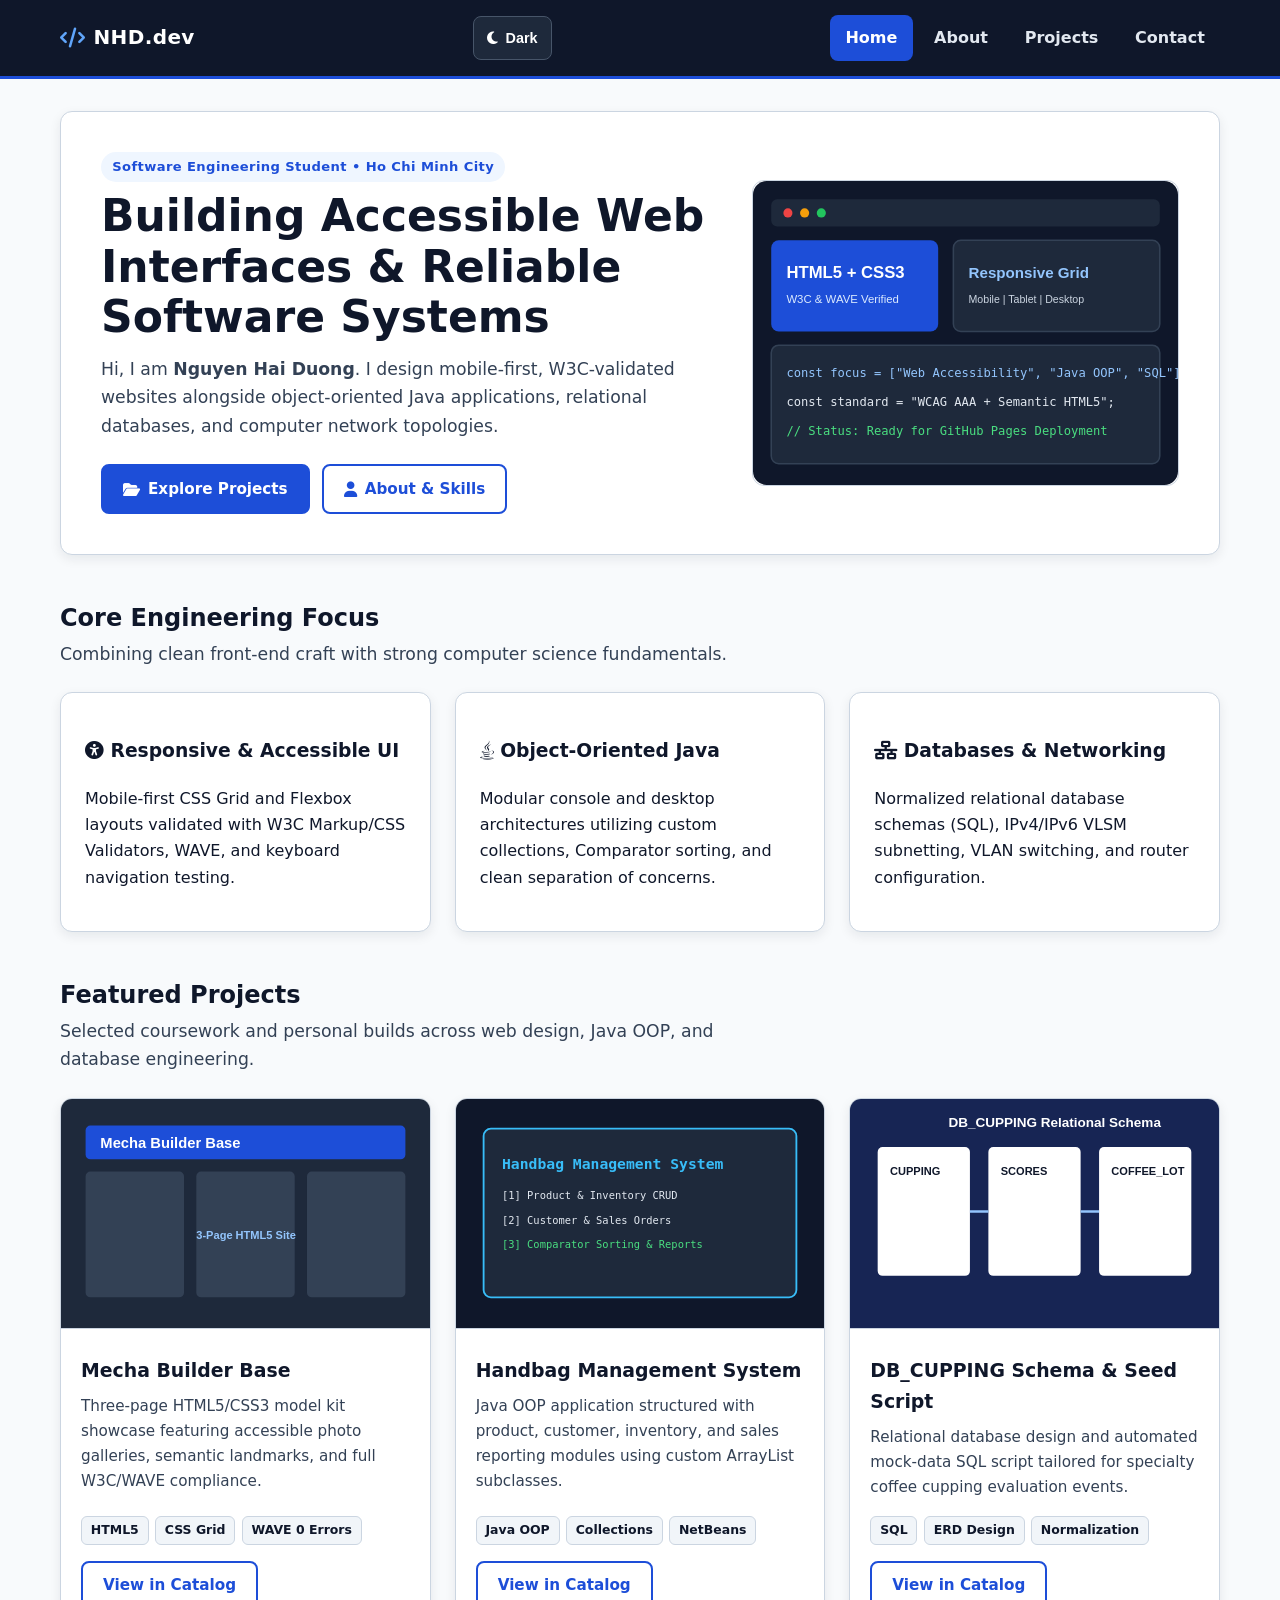
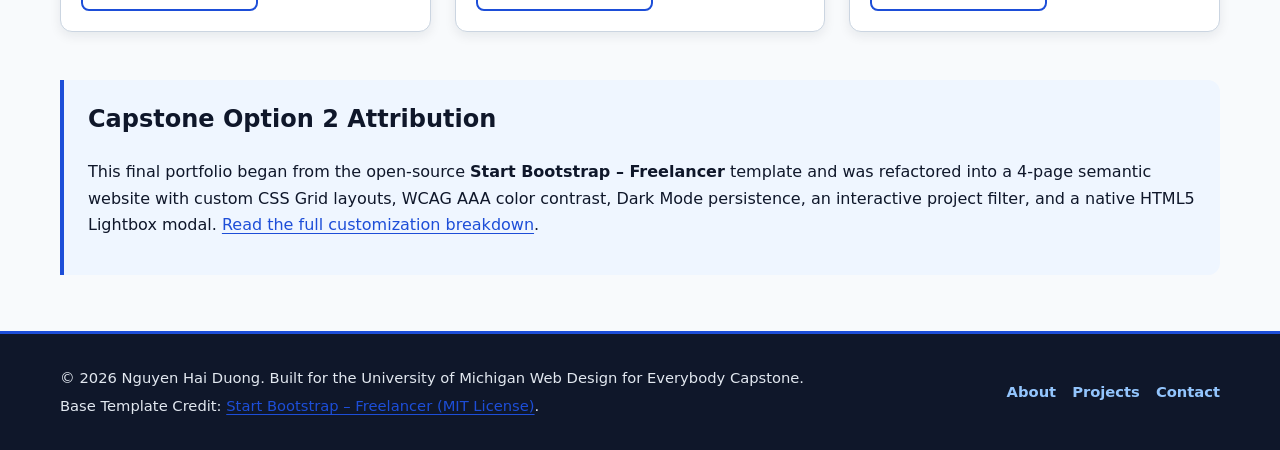
<file: index.html>
<!DOCTYPE html>
<html lang="en">
<head>
  <meta charset="UTF-8">
  <meta name="viewport" content="width=device-width, initial-scale=1.0">
  <meta name="description" content="Personal software engineering and web design portfolio built for the University of Michigan Web Design for Everybody Capstone.">
  <title>Home | Nguyen Hai Duong — Developer Portfolio</title>
  <link rel="stylesheet" href="https://cdnjs.cloudflare.com/ajax/libs/font-awesome/6.5.1/css/all.min.css">
  <link rel="stylesheet" href="css/style.css">
</head>
<body>
  <a class="skip-link" href="#main-content">Skip to Main Content</a>

  <header class="site-header">
    <div class="container header-bar">
      <p class="brand">
        <i class="fa-solid fa-code" aria-hidden="true"></i>
        <span>NHD.dev</span>
      </p>

      <div class="header-controls">
        <button type="button" id="theme-toggle" class="icon-btn" aria-pressed="false" aria-label="Toggle color theme">
          <i class="fa-solid fa-moon" aria-hidden="true"></i>
          <span>Dark</span>
        </button>
        <button type="button" id="menu-toggle" class="icon-btn" aria-expanded="false" aria-controls="primary-nav">
          <i class="fa-solid fa-bars" aria-hidden="true"></i>
          <span>Menu</span>
        </button>
      </div>

      <nav id="primary-nav" class="primary-nav" aria-label="Main navigation">
        <ul class="nav-list">
          <li><a href="index.html" aria-current="page">Home</a></li>
          <li><a href="about.html">About</a></li>
          <li><a href="projects.html">Projects</a></li>
          <li><a href="contact.html">Contact</a></li>
        </ul>
      </nav>
    </div>
  </header>

  <main id="main-content" class="container">
    <section class="section-block hero-grid" aria-labelledby="hero-heading">
      <div class="hero-content">
        <span class="eyebrow">Software Engineering Student • Ho Chi Minh City</span>
        <h1 id="hero-heading">Building Accessible Web Interfaces &amp; Reliable Software Systems</h1>
        <p class="lead">
          Hi, I am <strong>Nguyen Hai Duong</strong>. I design mobile-first, W3C-validated websites alongside object-oriented Java applications, relational databases, and computer network topologies.
        </p>
        <div class="btn-group">
          <a href="projects.html" class="btn btn-primary">
            <i class="fa-solid fa-folder-open" aria-hidden="true"></i>
            Explore Projects
          </a>
          <a href="about.html" class="btn btn-secondary">
            <i class="fa-solid fa-user" aria-hidden="true"></i>
            About &amp; Skills
          </a>
        </div>
      </div>

      <div class="hero-visual">
        <img
          src="data:image/svg+xml,%3Csvg%20xmlns%3D%22http%3A%2F%2Fwww.w3.org%2F2000%2Fsvg%22%20viewBox%3D%220%200%20560%20400%22%3E%3Crect%20width%3D%22560%22%20height%3D%22400%22%20rx%3D%2218%22%20fill%3D%22%230f172a%22%2F%3E%3Crect%20x%3D%2224%22%20y%3D%2224%22%20width%3D%22512%22%20height%3D%2236%22%20rx%3D%228%22%20fill%3D%22%231e293b%22%2F%3E%3Ccircle%20cx%3D%2246%22%20cy%3D%2242%22%20r%3D%226%22%20fill%3D%22%23ef4444%22%2F%3E%3Ccircle%20cx%3D%2268%22%20cy%3D%2242%22%20r%3D%226%22%20fill%3D%22%23f59e0b%22%2F%3E%3Ccircle%20cx%3D%2290%22%20cy%3D%2242%22%20r%3D%226%22%20fill%3D%22%2322c55e%22%2F%3E%3Crect%20x%3D%2224%22%20y%3D%2278%22%20width%3D%22220%22%20height%3D%22120%22%20rx%3D%2210%22%20fill%3D%22%231d4ed8%22%2F%3E%3Ctext%20x%3D%2244%22%20y%3D%22128%22%20fill%3D%22%23ffffff%22%20font-family%3D%22sans-serif%22%20font-size%3D%2222%22%20font-weight%3D%22700%22%3EHTML5%20%2B%20CSS3%3C%2Ftext%3E%3Ctext%20x%3D%2244%22%20y%3D%22160%22%20fill%3D%22%23dbeafe%22%20font-family%3D%22sans-serif%22%20font-size%3D%2215%22%3EW3C%20%26amp%3B%20WAVE%20Verified%3C%2Ftext%3E%3Crect%20x%3D%22264%22%20y%3D%2278%22%20width%3D%22272%22%20height%3D%22120%22%20rx%3D%2210%22%20fill%3D%22%231e293b%22%20stroke%3D%22%23334155%22%20stroke-width%3D%222%22%2F%3E%3Ctext%20x%3D%22284%22%20y%3D%22128%22%20fill%3D%22%2393c5fd%22%20font-family%3D%22sans-serif%22%20font-size%3D%2220%22%20font-weight%3D%22700%22%3EResponsive%20Grid%3C%2Ftext%3E%3Ctext%20x%3D%22284%22%20y%3D%22160%22%20fill%3D%22%23cbd5e1%22%20font-family%3D%22sans-serif%22%20font-size%3D%2214%22%3EMobile%20%7C%20Tablet%20%7C%20Desktop%3C%2Ftext%3E%3Crect%20x%3D%2224%22%20y%3D%22216%22%20width%3D%22512%22%20height%3D%22156%22%20rx%3D%2210%22%20fill%3D%22%231e293b%22%20stroke%3D%22%23334155%22%20stroke-width%3D%222%22%2F%3E%3Ctext%20x%3D%2244%22%20y%3D%22258%22%20fill%3D%22%2393c5fd%22%20font-family%3D%22monospace%22%20font-size%3D%2216%22%3Econst%20focus%20%3D%20%5B%22Web%20Accessibility%22%2C%20%22Java%20OOP%22%2C%20%22SQL%22%5D%3B%3C%2Ftext%3E%3Ctext%20x%3D%2244%22%20y%3D%22296%22%20fill%3D%22%23e2e8f0%22%20font-family%3D%22monospace%22%20font-size%3D%2216%22%3Econst%20standard%20%3D%20%22WCAG%20AAA%20%2B%20Semantic%20HTML5%22%3B%3C%2Ftext%3E%3Ctext%20x%3D%2244%22%20y%3D%22334%22%20fill%3D%22%234ade80%22%20font-family%3D%22monospace%22%20font-size%3D%2216%22%3E%2F%2F%20Status%3A%20Ready%20for%20GitHub%20Pages%20Deployment%3C%2Ftext%3E%3C%2Fsvg%3E"
          alt="Stylized developer dashboard illustration displaying HTML5, CSS3, Responsive Grid, Java OOP, and WCAG AAA accessibility status"
          width="560"
          height="400">
      </div>
    </section>

    <section class="section-block" aria-labelledby="pillars-heading">
      <div class="section-header">
        <h2 id="pillars-heading">Core Engineering Focus</h2>
        <p class="lead">Combining clean front-end craft with strong computer science fundamentals.</p>
      </div>

      <div class="grid-cards">
        <article class="card">
          <h3><i class="fa-solid fa-universal-access" aria-hidden="true"></i> Responsive &amp; Accessible UI</h3>
          <p>Mobile-first CSS Grid and Flexbox layouts validated with W3C Markup/CSS Validators, WAVE, and keyboard navigation testing.</p>
        </article>

        <article class="card">
          <h3><i class="fa-brands fa-java" aria-hidden="true"></i> Object-Oriented Java</h3>
          <p>Modular console and desktop architectures utilizing custom collections, Comparator sorting, and clean separation of concerns.</p>
        </article>

        <article class="card">
          <h3><i class="fa-solid fa-network-wired" aria-hidden="true"></i> Databases &amp; Networking</h3>
          <p>Normalized relational database schemas (SQL), IPv4/IPv6 VLSM subnetting, VLAN switching, and router configuration.</p>
        </article>
      </div>
    </section>

    <section class="section-block" aria-labelledby="featured-heading">
      <div class="section-header">
        <h2 id="featured-heading">Featured Projects</h2>
        <p class="lead">Selected coursework and personal builds across web design, Java OOP, and database engineering.</p>
      </div>

      <div class="grid-cards">
        <article class="project-card">
          <img
            class="project-thumb"
            src="data:image/svg+xml,%3Csvg%20xmlns%3D%22http%3A%2F%2Fwww.w3.org%2F2000%2Fsvg%22%20viewBox%3D%220%200%20600%20375%22%3E%3Crect%20width%3D%22600%22%20height%3D%22375%22%20fill%3D%22%231e293b%22%2F%3E%3Crect%20x%3D%2240%22%20y%3D%2245%22%20width%3D%22520%22%20height%3D%2255%22%20rx%3D%228%22%20fill%3D%22%231d4ed8%22%2F%3E%3Crect%20x%3D%2240%22%20y%3D%22120%22%20width%3D%22160%22%20height%3D%22205%22%20rx%3D%228%22%20fill%3D%22%23334155%22%2F%3E%3Crect%20x%3D%22220%22%20y%3D%22120%22%20width%3D%22160%22%20height%3D%22205%22%20rx%3D%228%22%20fill%3D%22%23334155%22%2F%3E%3Crect%20x%3D%22400%22%20y%3D%22120%22%20width%3D%22160%22%20height%3D%22205%22%20rx%3D%228%22%20fill%3D%22%23334155%22%2F%3E%3Ctext%20x%3D%2264%22%20y%3D%2281%22%20fill%3D%22%23ffffff%22%20font-family%3D%22sans-serif%22%20font-size%3D%2224%22%20font-weight%3D%22700%22%3EMecha%20Builder%20Base%3C%2Ftext%3E%3Ctext%20x%3D%22220%22%20y%3D%22230%22%20fill%3D%22%2393c5fd%22%20font-family%3D%22sans-serif%22%20font-size%3D%2218%22%20font-weight%3D%22700%22%3E3-Page%20HTML5%20Site%3C%2Ftext%3E%3C%2Fsvg%3E"
            alt="Preview diagram of the Mecha Builder Base three-page HTML5 and CSS3 gallery website"
            width="600"
            height="375">
          <div class="project-body">
            <h3>Mecha Builder Base</h3>
            <p>Three-page HTML5/CSS3 model kit showcase featuring accessible photo galleries, semantic landmarks, and full W3C/WAVE compliance.</p>
            <ul class="tag-list">
              <li>HTML5</li>
              <li>CSS Grid</li>
              <li>WAVE 0 Errors</li>
            </ul>
            <div class="project-actions">
              <a href="projects.html" class="btn btn-secondary">View in Catalog</a>
            </div>
          </div>
        </article>

        <article class="project-card">
          <img
            class="project-thumb"
            src="data:image/svg+xml,%3Csvg%20xmlns%3D%22http%3A%2F%2Fwww.w3.org%2F2000%2Fsvg%22%20viewBox%3D%220%200%20600%20375%22%3E%3Crect%20width%3D%22600%22%20height%3D%22375%22%20fill%3D%22%230f172a%22%2F%3E%3Crect%20x%3D%2245%22%20y%3D%2250%22%20width%3D%22510%22%20height%3D%22275%22%20rx%3D%2212%22%20fill%3D%22%231e293b%22%20stroke%3D%22%2338bdf8%22%20stroke-width%3D%223%22%2F%3E%3Ctext%20x%3D%2275%22%20y%3D%22115%22%20fill%3D%22%2338bdf8%22%20font-family%3D%22monospace%22%20font-size%3D%2224%22%20font-weight%3D%22700%22%3EHandbag%20Management%20System%3C%2Ftext%3E%3Ctext%20x%3D%2275%22%20y%3D%22165%22%20fill%3D%22%23e2e8f0%22%20font-family%3D%22monospace%22%20font-size%3D%2217%22%3E%5B1%5D%20Product%20%26amp%3B%20Inventory%20CRUD%3C%2Ftext%3E%3Ctext%20x%3D%2275%22%20y%3D%22205%22%20fill%3D%22%23e2e8f0%22%20font-family%3D%22monospace%22%20font-size%3D%2217%22%3E%5B2%5D%20Customer%20%26amp%3B%20Sales%20Orders%3C%2Ftext%3E%3Ctext%20x%3D%2275%22%20y%3D%22245%22%20fill%3D%22%234ade80%22%20font-family%3D%22monospace%22%20font-size%3D%2217%22%3E%5B3%5D%20Comparator%20Sorting%20%26amp%3B%20Reports%3C%2Ftext%3E%3C%2Fsvg%3E"
            alt="Console interface diagram of the Java OOP Handbag Management System showing inventory and reporting modules"
            width="600"
            height="375">
          <div class="project-body">
            <h3>Handbag Management System</h3>
            <p>Java OOP application structured with product, customer, inventory, and sales reporting modules using custom ArrayList subclasses.</p>
            <ul class="tag-list">
              <li>Java OOP</li>
              <li>Collections</li>
              <li>NetBeans</li>
            </ul>
            <div class="project-actions">
              <a href="projects.html" class="btn btn-secondary">View in Catalog</a>
            </div>
          </div>
        </article>

        <article class="project-card">
          <img
            class="project-thumb"
            src="data:image/svg+xml,%3Csvg%20xmlns%3D%22http%3A%2F%2Fwww.w3.org%2F2000%2Fsvg%22%20viewBox%3D%220%200%20600%20375%22%3E%3Crect%20width%3D%22600%22%20height%3D%22375%22%20fill%3D%22%23172554%22%2F%3E%3Crect%20x%3D%2245%22%20y%3D%2280%22%20width%3D%22150%22%20height%3D%22210%22%20rx%3D%228%22%20fill%3D%22%23ffffff%22%2F%3E%3Crect%20x%3D%22225%22%20y%3D%2280%22%20width%3D%22150%22%20height%3D%22210%22%20rx%3D%228%22%20fill%3D%22%23ffffff%22%2F%3E%3Crect%20x%3D%22405%22%20y%3D%2280%22%20width%3D%22150%22%20height%3D%22210%22%20rx%3D%228%22%20fill%3D%22%23ffffff%22%2F%3E%3Cline%20x1%3D%22195%22%20y1%3D%22185%22%20x2%3D%22225%22%20y2%3D%22185%22%20stroke%3D%22%2393c5fd%22%20stroke-width%3D%224%22%2F%3E%3Cline%20x1%3D%22375%22%20y1%3D%22185%22%20x2%3D%22405%22%20y2%3D%22185%22%20stroke%3D%22%2393c5fd%22%20stroke-width%3D%224%22%2F%3E%3Ctext%20x%3D%2265%22%20y%3D%22125%22%20fill%3D%22%230f172a%22%20font-family%3D%22sans-serif%22%20font-size%3D%2218%22%20font-weight%3D%22700%22%3ECUPPING%3C%2Ftext%3E%3Ctext%20x%3D%22245%22%20y%3D%22125%22%20fill%3D%22%230f172a%22%20font-family%3D%22sans-serif%22%20font-size%3D%2218%22%20font-weight%3D%22700%22%3ESCORES%3C%2Ftext%3E%3Ctext%20x%3D%22425%22%20y%3D%22125%22%20fill%3D%22%230f172a%22%20font-family%3D%22sans-serif%22%20font-size%3D%2218%22%20font-weight%3D%22700%22%3ECOFFEE_LOT%3C%2Ftext%3E%3Ctext%20x%3D%22160%22%20y%3D%2248%22%20fill%3D%22%23ffffff%22%20font-family%3D%22sans-serif%22%20font-size%3D%2222%22%20font-weight%3D%22700%22%3EDB_CUPPING%20Relational%20Schema%3C%2Ftext%3E%3C%2Fsvg%3E"
            alt="Entity-relationship schema illustration of DB_CUPPING connecting Cupping Events, Scores, and Coffee Lots"
            width="600"
            height="375">
          <div class="project-body">
            <h3>DB_CUPPING Schema &amp; Seed Script</h3>
            <p>Relational database design and automated mock-data SQL script tailored for specialty coffee cupping evaluation events.</p>
            <ul class="tag-list">
              <li>SQL</li>
              <li>ERD Design</li>
              <li>Normalization</li>
            </ul>
            <div class="project-actions">
              <a href="projects.html" class="btn btn-secondary">View in Catalog</a>
            </div>
          </div>
        </article>
      </div>
    </section>

    <section class="callout" aria-labelledby="capstone-note-heading">
      <h2 id="capstone-note-heading">Capstone Option 2 Attribution</h2>
      <p>
        This final portfolio began from the open-source <strong>Start Bootstrap – Freelancer</strong> template and was refactored into a 4-page semantic website with custom CSS Grid layouts, WCAG AAA color contrast, Dark Mode persistence, an interactive project filter, and a native HTML5 Lightbox modal.
        <a href="about.html#template-credit">Read the full customization breakdown</a>.
      </p>
    </section>
  </main>

  <footer class="site-footer">
    <div class="container footer-grid">
      <div>
        <p>&copy; 2026 Nguyen Hai Duong. Built for the University of Michigan Web Design for Everybody Capstone.</p>
        <p>Base Template Credit: <a href="https://startbootstrap.com/theme/freelancer" target="_blank" rel="noopener noreferrer">Start Bootstrap – Freelancer (MIT License)</a>.</p>
      </div>
      <ul class="footer-links">
        <li><a href="about.html">About</a></li>
        <li><a href="projects.html">Projects</a></li>
        <li><a href="contact.html">Contact</a></li>
      </ul>
    </div>
  </footer>

  <script src="js/main.js"></script>
</body>
</html>
</file>
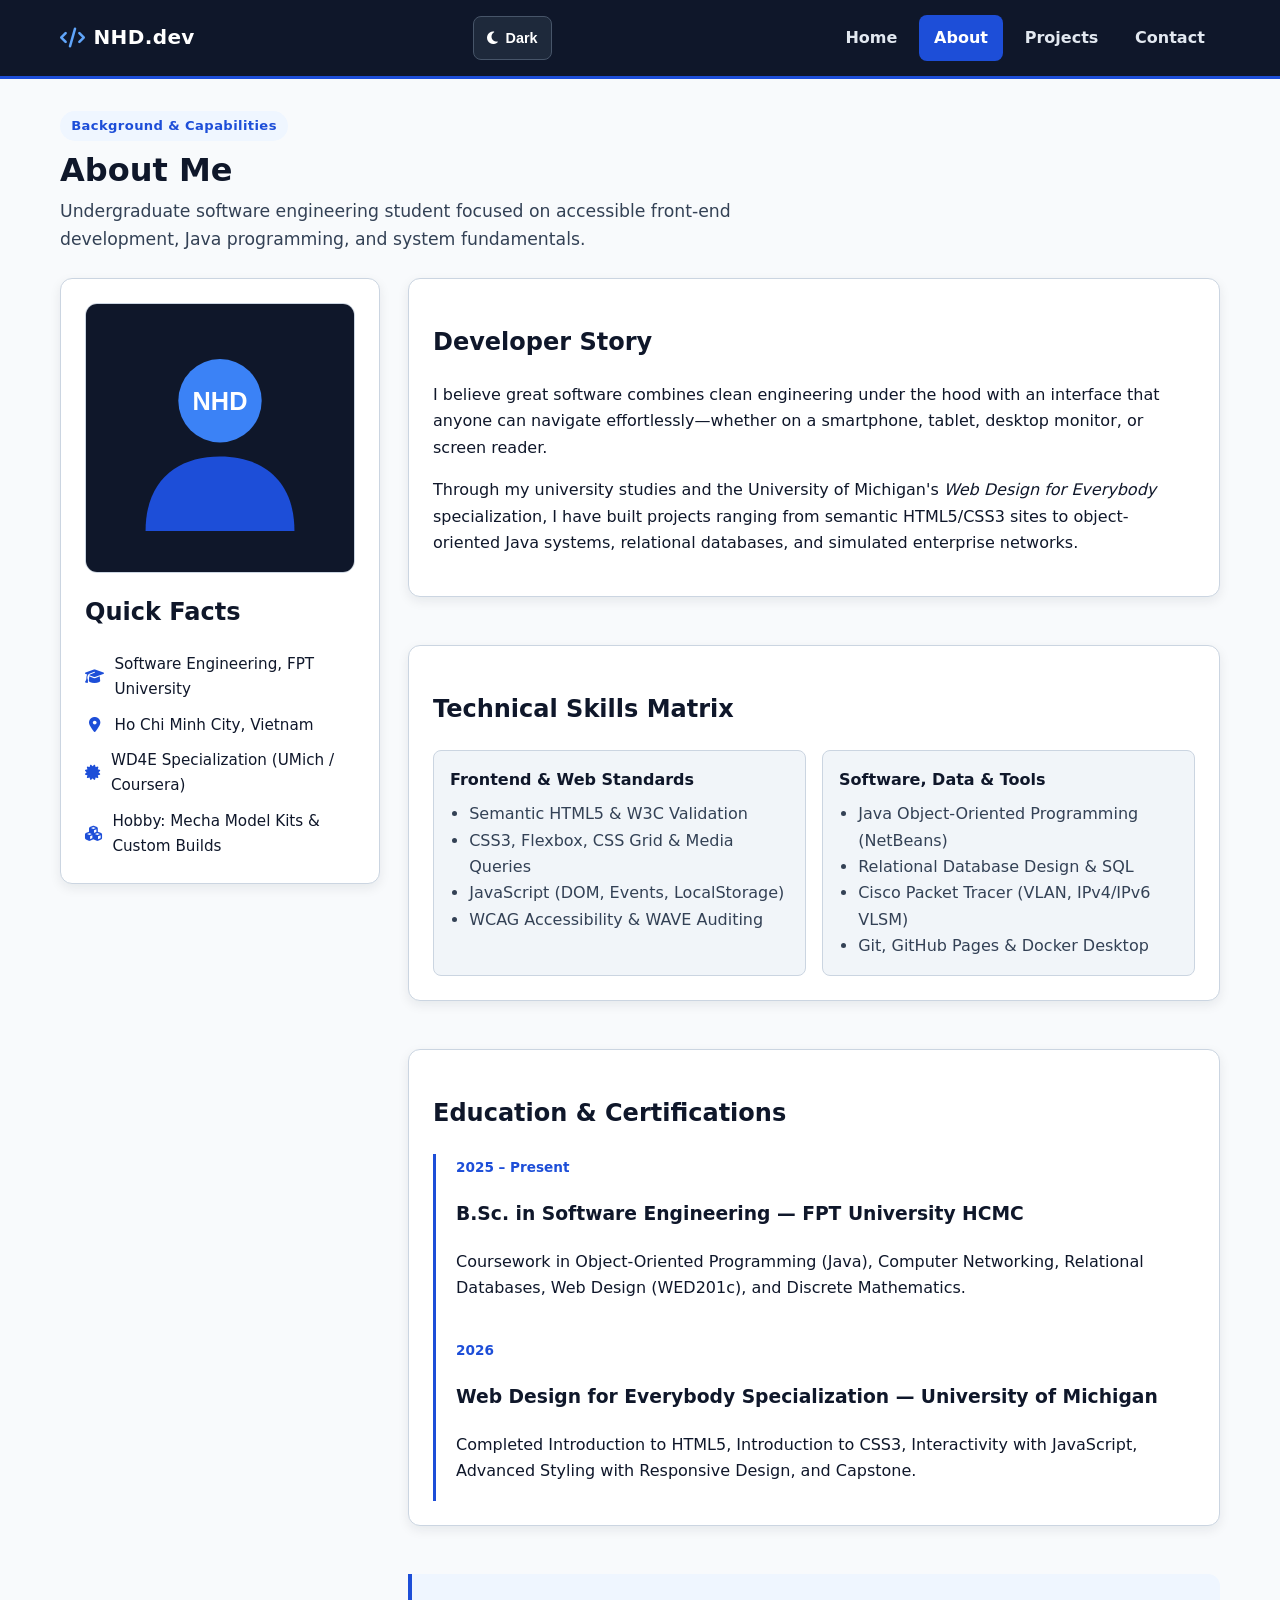
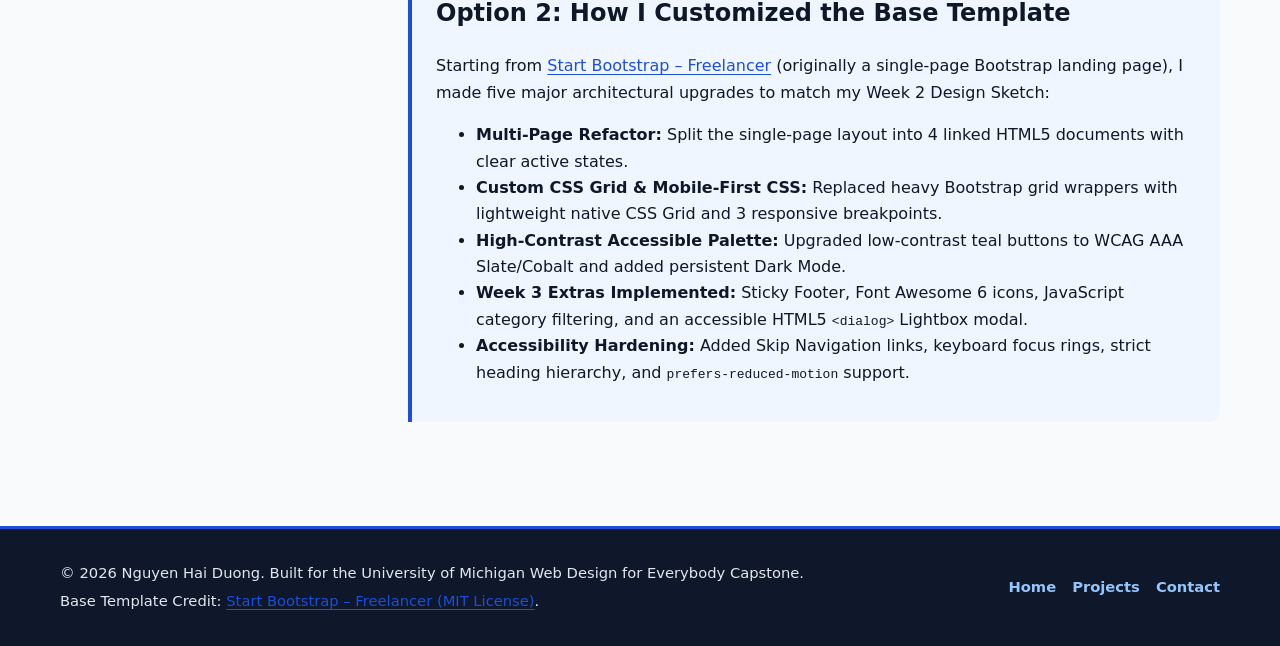
<file: about.html>
<!DOCTYPE html>
<html lang="en">
<head>
  <meta charset="UTF-8">
  <meta name="viewport" content="width=device-width, initial-scale=1.0">
  <meta name="description" content="About Nguyen Hai Duong: Software engineering background, technical skills, education timeline, and Option 2 template customization notes.">
  <title>About | Nguyen Hai Duong — Developer Portfolio</title>
  <link rel="stylesheet" href="https://cdnjs.cloudflare.com/ajax/libs/font-awesome/6.5.1/css/all.min.css">
  <link rel="stylesheet" href="css/style.css">
</head>
<body>
  <a class="skip-link" href="#main-content">Skip to Main Content</a>

  <header class="site-header">
    <div class="container header-bar">
      <p class="brand">
        <i class="fa-solid fa-code" aria-hidden="true"></i>
        <span>NHD.dev</span>
      </p>

      <div class="header-controls">
        <button type="button" id="theme-toggle" class="icon-btn" aria-pressed="false" aria-label="Toggle color theme">
          <i class="fa-solid fa-moon" aria-hidden="true"></i>
          <span>Dark</span>
        </button>
        <button type="button" id="menu-toggle" class="icon-btn" aria-expanded="false" aria-controls="primary-nav">
          <i class="fa-solid fa-bars" aria-hidden="true"></i>
          <span>Menu</span>
        </button>
      </div>

      <nav id="primary-nav" class="primary-nav" aria-label="Main navigation">
        <ul class="nav-list">
          <li><a href="index.html">Home</a></li>
          <li><a href="about.html" aria-current="page">About</a></li>
          <li><a href="projects.html">Projects</a></li>
          <li><a href="contact.html">Contact</a></li>
        </ul>
      </nav>
    </div>
  </header>

  <main id="main-content" class="container">
    <div class="section-header">
      <span class="eyebrow">Background &amp; Capabilities</span>
      <h1>About Me</h1>
      <p class="lead">Undergraduate software engineering student focused on accessible front-end development, Java programming, and system fundamentals.</p>
    </div>

    <div class="about-layout section-block">
      <aside class="card profile-card" aria-label="Quick profile details">
        <img
          src="data:image/svg+xml,%3Csvg%20xmlns%3D%22http%3A%2F%2Fwww.w3.org%2F2000%2Fsvg%22%20viewBox%3D%220%200%20360%20360%22%3E%3Crect%20width%3D%22360%22%20height%3D%22360%22%20fill%3D%22%230f172a%22%2F%3E%3Ccircle%20cx%3D%22180%22%20cy%3D%22130%22%20r%3D%2256%22%20fill%3D%22%233b82f6%22%2F%3E%3Cpath%20d%3D%22M80%20305%20C80%20235%20125%20205%20180%20205%20C235%20205%20280%20235%20280%20305%22%20fill%3D%22%231d4ed8%22%2F%3E%3Ctext%20x%3D%22180%22%20y%3D%22142%22%20text-anchor%3D%22middle%22%20fill%3D%22%23ffffff%22%20font-family%3D%22sans-serif%22%20font-size%3D%2234%22%20font-weight%3D%22700%22%3ENHD%3C%2Ftext%3E%3C%2Fsvg%3E"
          alt="Monogram avatar representing Nguyen Hai Duong"
          width="360"
          height="360">
        <h2>Quick Facts</h2>
        <ul class="info-list">
          <li><i class="fa-solid fa-graduation-cap" aria-hidden="true"></i> <span>Software Engineering, FPT University</span></li>
          <li><i class="fa-solid fa-location-dot" aria-hidden="true"></i> <span>Ho Chi Minh City, Vietnam</span></li>
          <li><i class="fa-solid fa-certificate" aria-hidden="true"></i> <span>WD4E Specialization (UMich / Coursera)</span></li>
          <li><i class="fa-solid fa-cubes" aria-hidden="true"></i> <span>Hobby: Mecha Model Kits &amp; Custom Builds</span></li>
        </ul>
      </aside>

      <div>
        <section class="card section-block" aria-labelledby="bio-heading">
          <h2 id="bio-heading">Developer Story</h2>
          <p>
            I believe great software combines clean engineering under the hood with an interface that anyone can navigate effortlessly—whether on a smartphone, tablet, desktop monitor, or screen reader.
          </p>
          <p>
            Through my university studies and the University of Michigan's <em>Web Design for Everybody</em> specialization, I have built projects ranging from semantic HTML5/CSS3 sites to object-oriented Java systems, relational databases, and simulated enterprise networks.
          </p>
        </section>

        <section class="card section-block" aria-labelledby="skills-heading">
          <h2 id="skills-heading">Technical Skills Matrix</h2>
          <div class="skills-grid">
            <div class="skill-box">
              <h3>Frontend &amp; Web Standards</h3>
              <ul>
                <li>Semantic HTML5 &amp; W3C Validation</li>
                <li>CSS3, Flexbox, CSS Grid &amp; Media Queries</li>
                <li>JavaScript (DOM, Events, LocalStorage)</li>
                <li>WCAG Accessibility &amp; WAVE Auditing</li>
              </ul>
            </div>

            <div class="skill-box">
              <h3>Software, Data &amp; Tools</h3>
              <ul>
                <li>Java Object-Oriented Programming (NetBeans)</li>
                <li>Relational Database Design &amp; SQL</li>
                <li>Cisco Packet Tracer (VLAN, IPv4/IPv6 VLSM)</li>
                <li>Git, GitHub Pages &amp; Docker Desktop</li>
              </ul>
            </div>
          </div>
        </section>

        <section class="card section-block" aria-labelledby="education-heading">
          <h2 id="education-heading">Education &amp; Certifications</h2>
          <ol class="timeline-list">
            <li>
              <span class="timeline-date">2025 – Present</span>
              <h3>B.Sc. in Software Engineering — FPT University HCMC</h3>
              <p>Coursework in Object-Oriented Programming (Java), Computer Networking, Relational Databases, Web Design (WED201c), and Discrete Mathematics.</p>
            </li>
            <li>
              <span class="timeline-date">2026</span>
              <h3>Web Design for Everybody Specialization — University of Michigan</h3>
              <p>Completed Introduction to HTML5, Introduction to CSS3, Interactivity with JavaScript, Advanced Styling with Responsive Design, and Capstone.</p>
            </li>
          </ol>
        </section>

        <section id="template-credit" class="callout" aria-labelledby="template-heading">
          <h2 id="template-heading">Option 2: How I Customized the Base Template</h2>
          <p>
            Starting from <a href="https://startbootstrap.com/theme/freelancer" target="_blank" rel="noopener noreferrer">Start Bootstrap – Freelancer</a> (originally a single-page Bootstrap landing page), I made five major architectural upgrades to match my Week 2 Design Sketch:
          </p>
          <ul>
            <li><strong>Multi-Page Refactor:</strong> Split the single-page layout into 4 linked HTML5 documents with clear active states.</li>
            <li><strong>Custom CSS Grid &amp; Mobile-First CSS:</strong> Replaced heavy Bootstrap grid wrappers with lightweight native CSS Grid and 3 responsive breakpoints.</li>
            <li><strong>High-Contrast Accessible Palette:</strong> Upgraded low-contrast teal buttons to WCAG AAA Slate/Cobalt and added persistent Dark Mode.</li>
            <li><strong>Week 3 Extras Implemented:</strong> Sticky Footer, Font Awesome 6 icons, JavaScript category filtering, and an accessible HTML5 <code>&lt;dialog&gt;</code> Lightbox modal.</li>
            <li><strong>Accessibility Hardening:</strong> Added Skip Navigation links, keyboard focus rings, strict heading hierarchy, and <code>prefers-reduced-motion</code> support.</li>
          </ul>
        </section>
      </div>
    </div>
  </main>

  <footer class="site-footer">
    <div class="container footer-grid">
      <div>
        <p>&copy; 2026 Nguyen Hai Duong. Built for the University of Michigan Web Design for Everybody Capstone.</p>
        <p>Base Template Credit: <a href="https://startbootstrap.com/theme/freelancer" target="_blank" rel="noopener noreferrer">Start Bootstrap – Freelancer (MIT License)</a>.</p>
      </div>
      <ul class="footer-links">
        <li><a href="index.html">Home</a></li>
        <li><a href="projects.html">Projects</a></li>
        <li><a href="contact.html">Contact</a></li>
      </ul>
    </div>
  </footer>

  <script src="js/main.js"></script>
</body>
</html>
</file>
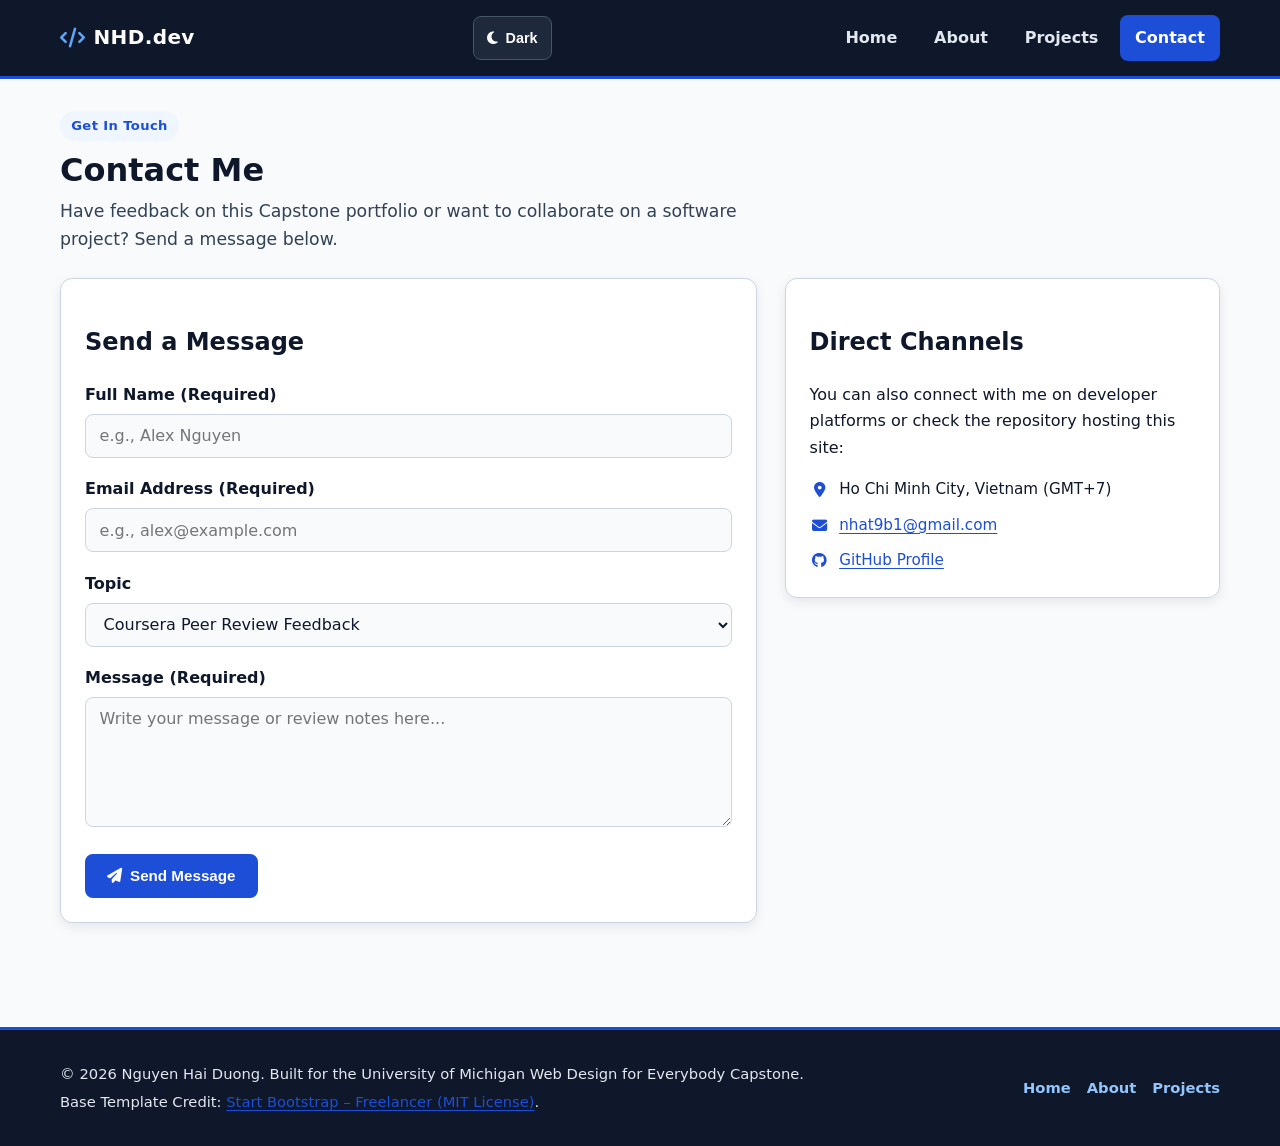
<file: contact.html>
<!DOCTYPE html>
<html lang="en">
<head>
  <meta charset="UTF-8">
  <meta name="viewport" content="width=device-width, initial-scale=1.0">
  <meta name="description" content="Contact Nguyen Hai Duong via an accessible HTML5 form or professional social profiles.">
  <title>Contact | Nguyen Hai Duong — Developer Portfolio</title>
  <link rel="stylesheet" href="https://cdnjs.cloudflare.com/ajax/libs/font-awesome/6.5.1/css/all.min.css">
  <link rel="stylesheet" href="css/style.css">
</head>
<body>
  <a class="skip-link" href="#main-content">Skip to Main Content</a>

  <header class="site-header">
    <div class="container header-bar">
      <p class="brand">
        <i class="fa-solid fa-code" aria-hidden="true"></i>
        <span>NHD.dev</span>
      </p>

      <div class="header-controls">
        <button type="button" id="theme-toggle" class="icon-btn" aria-pressed="false" aria-label="Toggle color theme">
          <i class="fa-solid fa-moon" aria-hidden="true"></i>
          <span>Dark</span>
        </button>
        <button type="button" id="menu-toggle" class="icon-btn" aria-expanded="false" aria-controls="primary-nav">
          <i class="fa-solid fa-bars" aria-hidden="true"></i>
          <span>Menu</span>
        </button>
      </div>

      <nav id="primary-nav" class="primary-nav" aria-label="Main navigation">
        <ul class="nav-list">
          <li><a href="index.html">Home</a></li>
          <li><a href="about.html">About</a></li>
          <li><a href="projects.html">Projects</a></li>
          <li><a href="contact.html" aria-current="page">Contact</a></li>
        </ul>
      </nav>
    </div>
  </header>

  <main id="main-content" class="container">
    <div class="section-header">
      <span class="eyebrow">Get In Touch</span>
      <h1>Contact Me</h1>
      <p class="lead">Have feedback on this Capstone portfolio or want to collaborate on a software project? Send a message below.</p>
    </div>

    <div class="contact-layout section-block">
      <section class="card" aria-labelledby="form-heading">
        <h2 id="form-heading">Send a Message</h2>
        <form id="contact-form" novalidate>
          <div class="form-group">
            <label for="full-name">Full Name (Required)</label>
            <input type="text" id="full-name" name="fullName" autocomplete="name" required placeholder="e.g., Alex Nguyen">
          </div>

          <div class="form-group">
            <label for="email-address">Email Address (Required)</label>
            <input type="email" id="email-address" name="email" autocomplete="email" required placeholder="e.g., alex@example.com">
          </div>

          <div class="form-group">
            <label for="topic-select">Topic</label>
            <select id="topic-select" name="topic">
              <option value="peer-review">Coursera Peer Review Feedback</option>
              <option value="collaboration">Project Collaboration</option>
              <option value="internship">Internship / Opportunity</option>
              <option value="other">Other Inquiry</option>
            </select>
          </div>

          <div class="form-group">
            <label for="message-text">Message (Required)</label>
            <textarea id="message-text" name="message" required placeholder="Write your message or review notes here..."></textarea>
          </div>

          <button type="submit" class="btn btn-primary">
            <i class="fa-solid fa-paper-plane" aria-hidden="true"></i>
            Send Message
          </button>

          <div id="form-feedback" class="form-feedback" role="status" aria-live="polite"></div>
        </form>
      </section>

      <aside class="card" aria-labelledby="direct-info-heading">
        <h2 id="direct-info-heading">Direct Channels</h2>
        <p>You can also connect with me on developer platforms or check the repository hosting this site:</p>
        <ul class="info-list">
          <li>
            <i class="fa-solid fa-location-dot" aria-hidden="true"></i>
            <span>Ho Chi Minh City, Vietnam (GMT+7)</span>
          </li>
          <li>
            <i class="fa-solid fa-envelope" aria-hidden="true"></i>
            <a href="mailto:nhat9b1@gmail.com">nhat9b1@gmail.com</a>
          </li>
          <li>
            <i class="fa-brands fa-github" aria-hidden="true"></i>
            <a href="https://github.com/nhat9b1-jpg" target="_blank" rel="noopener noreferrer">GitHub Profile</a>
          </li>
        </ul>
      </aside>
    </div>
  </main>

  <footer class="site-footer">
    <div class="container footer-grid">
      <div>
        <p>&copy; 2026 Nguyen Hai Duong. Built for the University of Michigan Web Design for Everybody Capstone.</p>
        <p>Base Template Credit: <a href="https://startbootstrap.com/theme/freelancer" target="_blank" rel="noopener noreferrer">Start Bootstrap – Freelancer (MIT License)</a>.</p>
      </div>
      <ul class="footer-links">
        <li><a href="index.html">Home</a></li>
        <li><a href="about.html">About</a></li>
        <li><a href="projects.html">Projects</a></li>
      </ul>
    </div>
  </footer>

  <script src="js/main.js"></script>
</body>
</html>
</file>
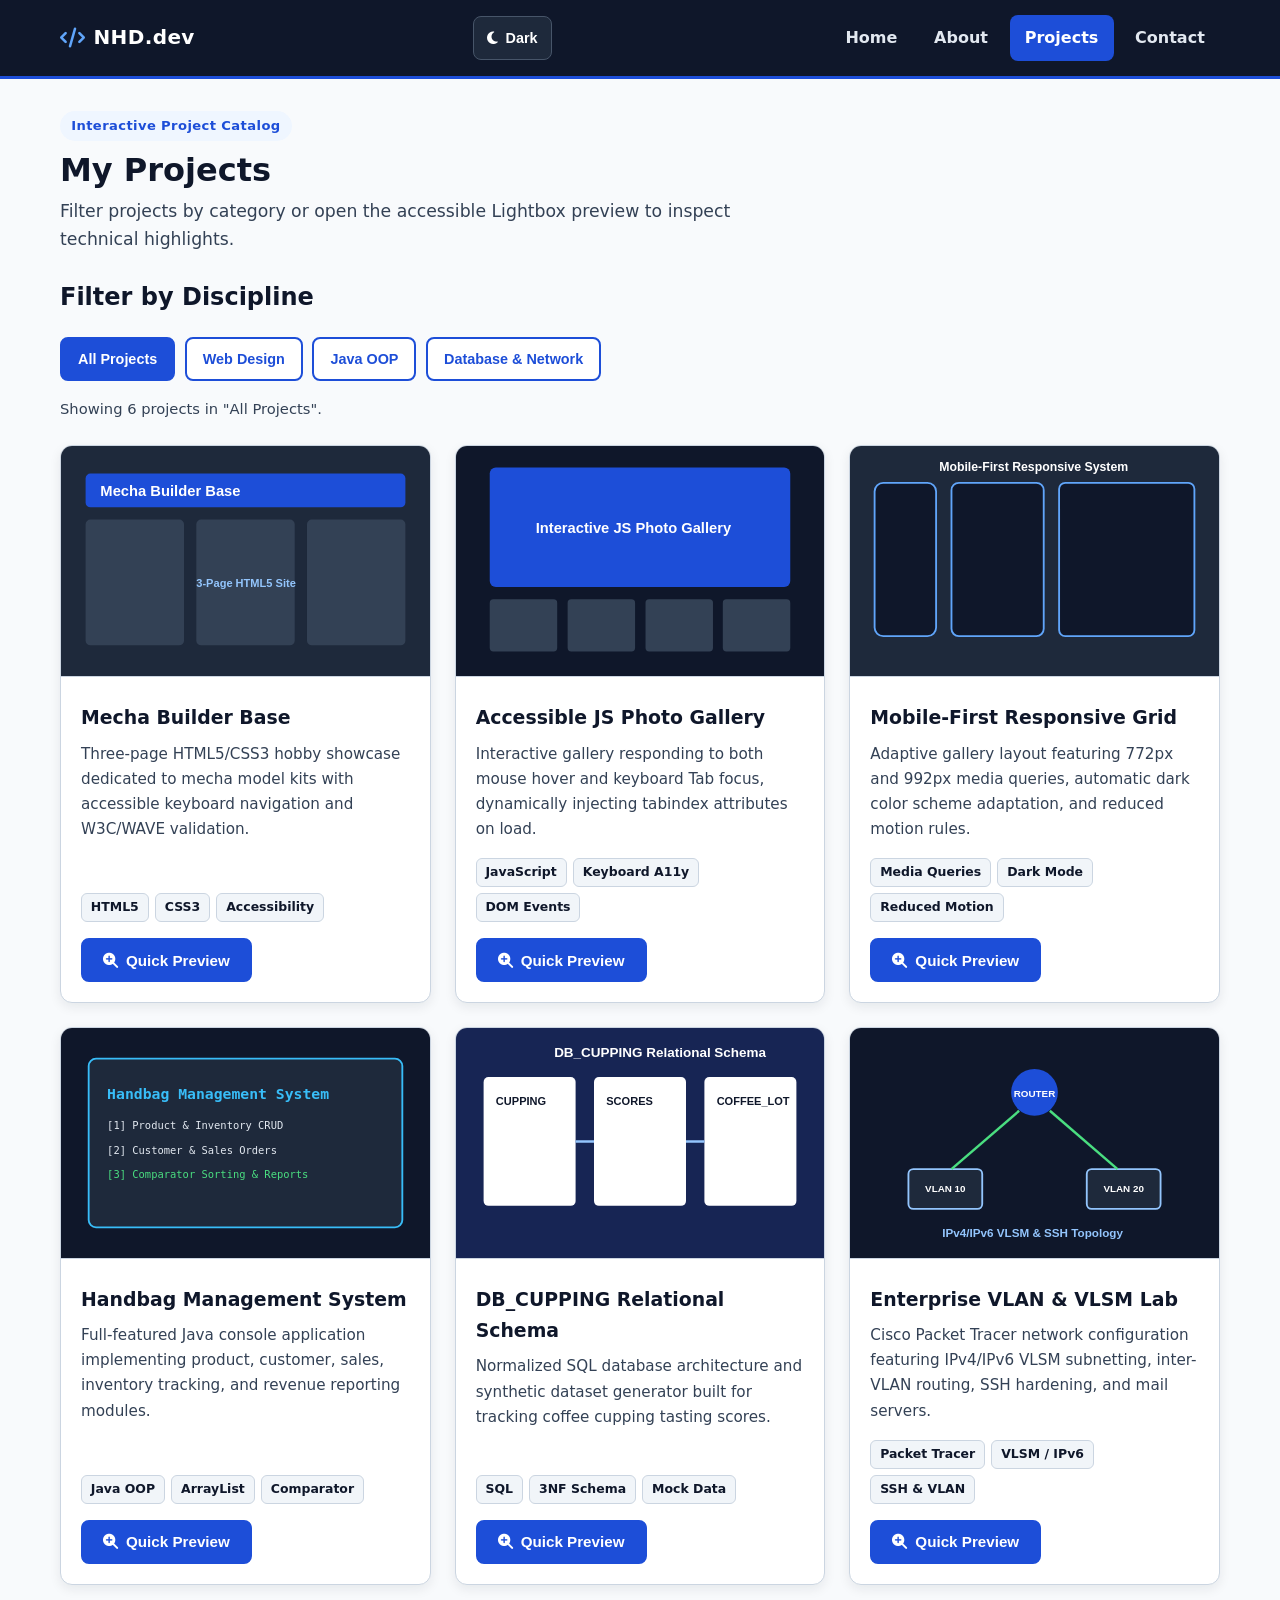
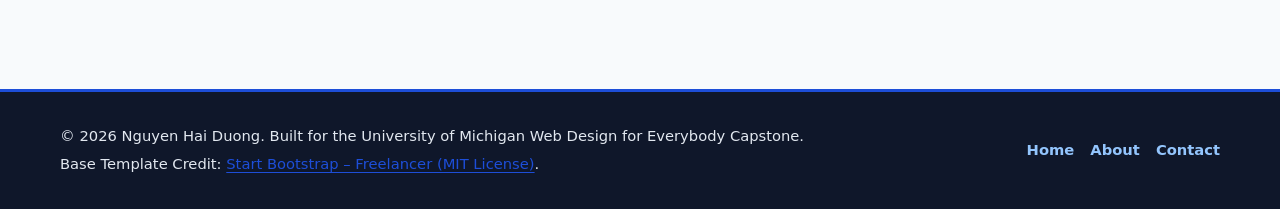
<file: projects.html>
<!DOCTYPE html>
<html lang="en">
<head>
  <meta charset="UTF-8">
  <meta name="viewport" content="width=device-width, initial-scale=1.0">
  <meta name="description" content="Interactive portfolio showcase featuring filterable projects in Web Design, Java OOP, Database Design, and Computer Networking.">
  <title>Projects | Nguyen Hai Duong — Developer Portfolio</title>
  <link rel="stylesheet" href="https://cdnjs.cloudflare.com/ajax/libs/font-awesome/6.5.1/css/all.min.css">
  <link rel="stylesheet" href="css/style.css">
</head>
<body>
  <a class="skip-link" href="#main-content">Skip to Main Content</a>

  <header class="site-header">
    <div class="container header-bar">
      <p class="brand">
        <i class="fa-solid fa-code" aria-hidden="true"></i>
        <span>NHD.dev</span>
      </p>

      <div class="header-controls">
        <button type="button" id="theme-toggle" class="icon-btn" aria-pressed="false" aria-label="Toggle color theme">
          <i class="fa-solid fa-moon" aria-hidden="true"></i>
          <span>Dark</span>
        </button>
        <button type="button" id="menu-toggle" class="icon-btn" aria-expanded="false" aria-controls="primary-nav">
          <i class="fa-solid fa-bars" aria-hidden="true"></i>
          <span>Menu</span>
        </button>
      </div>

      <nav id="primary-nav" class="primary-nav" aria-label="Main navigation">
        <ul class="nav-list">
          <li><a href="index.html">Home</a></li>
          <li><a href="about.html">About</a></li>
          <li><a href="projects.html" aria-current="page">Projects</a></li>
          <li><a href="contact.html">Contact</a></li>
        </ul>
      </nav>
    </div>
  </header>

  <main id="main-content" class="container">
    <div class="section-header">
      <span class="eyebrow">Interactive Project Catalog</span>
      <h1>My Projects</h1>
      <p class="lead">Filter projects by category or open the accessible Lightbox preview to inspect technical highlights.</p>
    </div>

    <section class="section-block" aria-labelledby="catalog-heading">
      <h2 id="catalog-heading">Filter by Discipline</h2>

      <div class="filter-bar" role="group" aria-label="Filter projects by category">
        <button type="button" class="filter-btn active" data-filter="all" aria-pressed="true">All Projects</button>
        <button type="button" class="filter-btn" data-filter="web" aria-pressed="false">Web Design</button>
        <button type="button" class="filter-btn" data-filter="java" aria-pressed="false">Java OOP</button>
        <button type="button" class="filter-btn" data-filter="infra" aria-pressed="false">Database &amp; Network</button>
      </div>

      <p id="filter-status" class="filter-status" aria-live="polite">Showing 6 projects in "All Projects".</p>

      <div class="grid-cards">
        <!-- Project 1 -->
        <article class="project-card" data-category="web">
          <img
            class="project-thumb"
            src="data:image/svg+xml,%3Csvg%20xmlns%3D%22http%3A%2F%2Fwww.w3.org%2F2000%2Fsvg%22%20viewBox%3D%220%200%20600%20375%22%3E%3Crect%20width%3D%22600%22%20height%3D%22375%22%20fill%3D%22%231e293b%22%2F%3E%3Crect%20x%3D%2240%22%20y%3D%2245%22%20width%3D%22520%22%20height%3D%2255%22%20rx%3D%228%22%20fill%3D%22%231d4ed8%22%2F%3E%3Crect%20x%3D%2240%22%20y%3D%22120%22%20width%3D%22160%22%20height%3D%22205%22%20rx%3D%228%22%20fill%3D%22%23334155%22%2F%3E%3Crect%20x%3D%22220%22%20y%3D%22120%22%20width%3D%22160%22%20height%3D%22205%22%20rx%3D%228%22%20fill%3D%22%23334155%22%2F%3E%3Crect%20x%3D%22400%22%20y%3D%22120%22%20width%3D%22160%22%20height%3D%22205%22%20rx%3D%228%22%20fill%3D%22%23334155%22%2F%3E%3Ctext%20x%3D%2264%22%20y%3D%2281%22%20fill%3D%22%23ffffff%22%20font-family%3D%22sans-serif%22%20font-size%3D%2224%22%20font-weight%3D%22700%22%3EMecha%20Builder%20Base%3C%2Ftext%3E%3Ctext%20x%3D%22220%22%20y%3D%22230%22%20fill%3D%22%2393c5fd%22%20font-family%3D%22sans-serif%22%20font-size%3D%2218%22%20font-weight%3D%22700%22%3E3-Page%20HTML5%20Site%3C%2Ftext%3E%3C%2Fsvg%3E"
            alt="Wireframe preview of Mecha Builder Base multi-page website"
            width="600"
            height="375">
          <div class="project-body">
            <h3>Mecha Builder Base</h3>
            <p>Three-page HTML5/CSS3 hobby showcase dedicated to mecha model kits with accessible keyboard navigation and W3C/WAVE validation.</p>
            <ul class="tag-list">
              <li>HTML5</li>
              <li>CSS3</li>
              <li>Accessibility</li>
            </ul>
            <div class="project-actions">
              <button
                type="button"
                class="btn btn-primary preview-btn"
                data-title="Mecha Builder Base"
                data-stack="HTML5, CSS Grid, Flexbox, WAVE &amp; aXe DevTools"
                data-details="Built as a three-page static website showcasing custom mecha builds and display photography. Implemented skip-to-content links, semantic gallery grids, and verified zero errors across W3C and WAVE validators.">
                <i class="fa-solid fa-magnifying-glass-plus" aria-hidden="true"></i>
                Quick Preview
              </button>
            </div>
          </div>
        </article>

        <!-- Project 2 -->
        <article class="project-card" data-category="web">
          <img
            class="project-thumb"
            src="data:image/svg+xml,%3Csvg%20xmlns%3D%22http%3A%2F%2Fwww.w3.org%2F2000%2Fsvg%22%20viewBox%3D%220%200%20600%20375%22%3E%3Crect%20width%3D%22600%22%20height%3D%22375%22%20fill%3D%22%230f172a%22%2F%3E%3Crect%20x%3D%2255%22%20y%3D%2235%22%20width%3D%22490%22%20height%3D%22195%22%20rx%3D%2210%22%20fill%3D%22%231d4ed8%22%2F%3E%3Crect%20x%3D%2255%22%20y%3D%22250%22%20width%3D%22110%22%20height%3D%2285%22%20rx%3D%226%22%20fill%3D%22%23334155%22%2F%3E%3Crect%20x%3D%22182%22%20y%3D%22250%22%20width%3D%22110%22%20height%3D%2285%22%20rx%3D%226%22%20fill%3D%22%23334155%22%2F%3E%3Crect%20x%3D%22309%22%20y%3D%22250%22%20width%3D%22110%22%20height%3D%2285%22%20rx%3D%226%22%20fill%3D%22%23334155%22%2F%3E%3Crect%20x%3D%22435%22%20y%3D%22250%22%20width%3D%22110%22%20height%3D%2285%22%20rx%3D%226%22%20fill%3D%22%23334155%22%2F%3E%3Ctext%20x%3D%22130%22%20y%3D%22142%22%20fill%3D%22%23ffffff%22%20font-family%3D%22sans-serif%22%20font-size%3D%2224%22%20font-weight%3D%22700%22%3EInteractive%20JS%20Photo%20Gallery%3C%2Ftext%3E%3C%2Fsvg%3E"
            alt="Diagram of the Interactive JavaScript Photo Gallery with main preview stage and thumbnail row"
            width="600"
            height="375">
          <div class="project-body">
            <h3>Accessible JS Photo Gallery</h3>
            <p>Interactive gallery responding to both mouse hover and keyboard Tab focus, dynamically injecting tabindex attributes on load.</p>
            <ul class="tag-list">
              <li>JavaScript</li>
              <li>Keyboard A11y</li>
              <li>DOM Events</li>
            </ul>
            <div class="project-actions">
              <button
                type="button"
                class="btn btn-primary preview-btn"
                data-title="Accessible JS Photo Gallery"
                data-stack="Vanilla JavaScript, HTML5, CSS3, Focus/Blur Event Handling"
                data-details="Developed for Interactivity with JavaScript. Loops over all thumbnail images on page load to assign keyboard focus attributes, updating the main display stage and descriptive alt caption dynamically on focus and mouseover.">
                <i class="fa-solid fa-magnifying-glass-plus" aria-hidden="true"></i>
                Quick Preview
              </button>
            </div>
          </div>
        </article>

        <!-- Project 3 -->
        <article class="project-card" data-category="web">
          <img
            class="project-thumb"
            src="data:image/svg+xml,%3Csvg%20xmlns%3D%22http%3A%2F%2Fwww.w3.org%2F2000%2Fsvg%22%20viewBox%3D%220%200%20600%20375%22%3E%3Crect%20width%3D%22600%22%20height%3D%22375%22%20fill%3D%22%231e293b%22%2F%3E%3Crect%20x%3D%2240%22%20y%3D%2260%22%20width%3D%22100%22%20height%3D%22250%22%20rx%3D%2214%22%20fill%3D%22%230f172a%22%20stroke%3D%22%2360a5fa%22%20stroke-width%3D%223%22%2F%3E%3Crect%20x%3D%22165%22%20y%3D%2260%22%20width%3D%22150%22%20height%3D%22250%22%20rx%3D%2212%22%20fill%3D%22%230f172a%22%20stroke%3D%22%2360a5fa%22%20stroke-width%3D%223%22%2F%3E%3Crect%20x%3D%22340%22%20y%3D%2260%22%20width%3D%22220%22%20height%3D%22250%22%20rx%3D%2210%22%20fill%3D%22%230f172a%22%20stroke%3D%22%2360a5fa%22%20stroke-width%3D%223%22%2F%3E%3Ctext%20x%3D%22145%22%20y%3D%2240%22%20fill%3D%22%23ffffff%22%20font-family%3D%22sans-serif%22%20font-size%3D%2220%22%20font-weight%3D%22700%22%3EMobile-First%20Responsive%20System%3C%2Ftext%3E%3C%2Fsvg%3E"
            alt="Three-device responsive wireframe showing mobile, tablet, and desktop breakpoints"
            width="600"
            height="375">
          <div class="project-body">
            <h3>Mobile-First Responsive Grid</h3>
            <p>Adaptive gallery layout featuring 772px and 992px media queries, automatic dark color scheme adaptation, and reduced motion rules.</p>
            <ul class="tag-list">
              <li>Media Queries</li>
              <li>Dark Mode</li>
              <li>Reduced Motion</li>
            </ul>
            <div class="project-actions">
              <button
                type="button"
                class="btn btn-primary preview-btn"
                data-title="Mobile-First Responsive Grid"
                data-stack="CSS Grid, Media Queries (772px / 992px), prefers-color-scheme, prefers-reduced-motion"
                data-details="Designed starting from single-column mobile screens and progressively enhanced into two-column circular cards on tablets and spanning featured figures on large desktop displays.">
                <i class="fa-solid fa-magnifying-glass-plus" aria-hidden="true"></i>
                Quick Preview
              </button>
            </div>
          </div>
        </article>

        <!-- Project 4 -->
        <article class="project-card" data-category="java">
          <img
            class="project-thumb"
            src="data:image/svg+xml,%3Csvg%20xmlns%3D%22http%3A%2F%2Fwww.w3.org%2F2000%2Fsvg%22%20viewBox%3D%220%200%20600%20375%22%3E%3Crect%20width%3D%22600%22%20height%3D%22375%22%20fill%3D%22%230f172a%22%2F%3E%3Crect%20x%3D%2245%22%20y%3D%2250%22%20width%3D%22510%22%20height%3D%22275%22%20rx%3D%2212%22%20fill%3D%22%231e293b%22%20stroke%3D%22%2338bdf8%22%20stroke-width%3D%223%22%2F%3E%3Ctext%20x%3D%2275%22%20y%3D%22115%22%20fill%3D%22%2338bdf8%22%20font-family%3D%22monospace%22%20font-size%3D%2224%22%20font-weight%3D%22700%22%3EHandbag%20Management%20System%3C%2Ftext%3E%3Ctext%20x%3D%2275%22%20y%3D%22165%22%20fill%3D%22%23e2e8f0%22%20font-family%3D%22monospace%22%20font-size%3D%2217%22%3E%5B1%5D%20Product%20%26amp%3B%20Inventory%20CRUD%3C%2Ftext%3E%3Ctext%20x%3D%2275%22%20y%3D%22205%22%20fill%3D%22%23e2e8f0%22%20font-family%3D%22monospace%22%20font-size%3D%2217%22%3E%5B2%5D%20Customer%20%26amp%3B%20Sales%20Orders%3C%2Ftext%3E%3Ctext%20x%3D%2275%22%20y%3D%22245%22%20fill%3D%22%234ade80%22%20font-family%3D%22monospace%22%20font-size%3D%2217%22%3E%5B3%5D%20Comparator%20Sorting%20%26amp%3B%20Reports%3C%2Ftext%3E%3C%2Fsvg%3E"
            alt="Console diagram of the Java Handbag Management System"
            width="600"
            height="375">
          <div class="project-body">
            <h3>Handbag Management System</h3>
            <p>Full-featured Java console application implementing product, customer, sales, inventory tracking, and revenue reporting modules.</p>
            <ul class="tag-list">
              <li>Java OOP</li>
              <li>ArrayList</li>
              <li>Comparator</li>
            </ul>
            <div class="project-actions">
              <button
                type="button"
                class="btn btn-primary preview-btn"
                data-title="Handbag Management System (Java)"
                data-stack="Java SE, NetBeans IDE, Custom ArrayList Subclasses, Comparator API"
                data-details="Engineered with clean object-oriented encapsulation, input validation helpers, multi-criteria sorting, and tabular console reporting for retail handbag inventory and customer invoices.">
                <i class="fa-solid fa-magnifying-glass-plus" aria-hidden="true"></i>
                Quick Preview
              </button>
            </div>
          </div>
        </article>

        <!-- Project 5 -->
        <article class="project-card" data-category="infra">
          <img
            class="project-thumb"
            src="data:image/svg+xml,%3Csvg%20xmlns%3D%22http%3A%2F%2Fwww.w3.org%2F2000%2Fsvg%22%20viewBox%3D%220%200%20600%20375%22%3E%3Crect%20width%3D%22600%22%20height%3D%22375%22%20fill%3D%22%23172554%22%2F%3E%3Crect%20x%3D%2245%22%20y%3D%2280%22%20width%3D%22150%22%20height%3D%22210%22%20rx%3D%228%22%20fill%3D%22%23ffffff%22%2F%3E%3Crect%20x%3D%22225%22%20y%3D%2280%22%20width%3D%22150%22%20height%3D%22210%22%20rx%3D%228%22%20fill%3D%22%23ffffff%22%2F%3E%3Crect%20x%3D%22405%22%20y%3D%2280%22%20width%3D%22150%22%20height%3D%22210%22%20rx%3D%228%22%20fill%3D%22%23ffffff%22%2F%3E%3Cline%20x1%3D%22195%22%20y1%3D%22185%22%20x2%3D%22225%22%20y2%3D%22185%22%20stroke%3D%22%2393c5fd%22%20stroke-width%3D%224%22%2F%3E%3Cline%20x1%3D%22375%22%20y1%3D%22185%22%20x2%3D%22405%22%20y2%3D%22185%22%20stroke%3D%22%2393c5fd%22%20stroke-width%3D%224%22%2F%3E%3Ctext%20x%3D%2265%22%20y%3D%22125%22%20fill%3D%22%230f172a%22%20font-family%3D%22sans-serif%22%20font-size%3D%2218%22%20font-weight%3D%22700%22%3ECUPPING%3C%2Ftext%3E%3Ctext%20x%3D%22245%22%20y%3D%22125%22%20fill%3D%22%230f172a%22%20font-family%3D%22sans-serif%22%20font-size%3D%2218%22%20font-weight%3D%22700%22%3ESCORES%3C%2Ftext%3E%3Ctext%20x%3D%22425%22%20y%3D%22125%22%20fill%3D%22%230f172a%22%20font-family%3D%22sans-serif%22%20font-size%3D%2218%22%20font-weight%3D%22700%22%3ECOFFEE_LOT%3C%2Ftext%3E%3Ctext%20x%3D%22160%22%20y%3D%2248%22%20fill%3D%22%23ffffff%22%20font-family%3D%22sans-serif%22%20font-size%3D%2222%22%20font-weight%3D%22700%22%3EDB_CUPPING%20Relational%20Schema%3C%2Ftext%3E%3C%2Fsvg%3E"
            alt="Database schema diagram for DB_CUPPING coffee cupping event tables"
            width="600"
            height="375">
          <div class="project-body">
            <h3>DB_CUPPING Relational Schema</h3>
            <p>Normalized SQL database architecture and synthetic dataset generator built for tracking coffee cupping tasting scores.</p>
            <ul class="tag-list">
              <li>SQL</li>
              <li>3NF Schema</li>
              <li>Mock Data</li>
            </ul>
            <div class="project-actions">
              <button
                type="button"
                class="btn btn-primary preview-btn"
                data-title="DB_CUPPING Relational Database"
                data-stack="SQL Server, Entity-Relationship Modeling, Foreign Key Constraints"
                data-details="Modeled events, tasters, coffee lots, and sensory evaluation scorecards in third normal form, complete with an automated SQL script for realistic mock-data seeding and analytical queries.">
                <i class="fa-solid fa-magnifying-glass-plus" aria-hidden="true"></i>
                Quick Preview
              </button>
            </div>
          </div>
        </article>

        <!-- Project 6 -->
        <article class="project-card" data-category="infra">
          <img
            class="project-thumb"
            src="data:image/svg+xml,%3Csvg%20xmlns%3D%22http%3A%2F%2Fwww.w3.org%2F2000%2Fsvg%22%20viewBox%3D%220%200%20600%20375%22%3E%3Crect%20width%3D%22600%22%20height%3D%22375%22%20fill%3D%22%230f172a%22%2F%3E%3Ccircle%20cx%3D%22300%22%20cy%3D%22105%22%20r%3D%2238%22%20fill%3D%22%231d4ed8%22%2F%3E%3Crect%20x%3D%2295%22%20y%3D%22230%22%20width%3D%22120%22%20height%3D%2265%22%20rx%3D%228%22%20fill%3D%22%231e293b%22%20stroke%3D%22%2393c5fd%22%20stroke-width%3D%223%22%2F%3E%3Crect%20x%3D%22385%22%20y%3D%22230%22%20width%3D%22120%22%20height%3D%2265%22%20rx%3D%228%22%20fill%3D%22%231e293b%22%20stroke%3D%22%2393c5fd%22%20stroke-width%3D%223%22%2F%3E%3Cline%20x1%3D%22275%22%20y1%3D%22135%22%20x2%3D%22165%22%20y2%3D%22230%22%20stroke%3D%22%234ade80%22%20stroke-width%3D%224%22%2F%3E%3Cline%20x1%3D%22325%22%20y1%3D%22135%22%20x2%3D%22435%22%20y2%3D%22230%22%20stroke%3D%22%234ade80%22%20stroke-width%3D%224%22%2F%3E%3Ctext%20x%3D%22300%22%20y%3D%22112%22%20text-anchor%3D%22middle%22%20fill%3D%22%23ffffff%22%20font-family%3D%22sans-serif%22%20font-size%3D%2216%22%20font-weight%3D%22700%22%3EROUTER%3C%2Ftext%3E%3Ctext%20x%3D%22155%22%20y%3D%22268%22%20text-anchor%3D%22middle%22%20fill%3D%22%23ffffff%22%20font-family%3D%22sans-serif%22%20font-size%3D%2216%22%20font-weight%3D%22700%22%3EVLAN%2010%3C%2Ftext%3E%3Ctext%20x%3D%22445%22%20y%3D%22268%22%20text-anchor%3D%22middle%22%20fill%3D%22%23ffffff%22%20font-family%3D%22sans-serif%22%20font-size%3D%2216%22%20font-weight%3D%22700%22%3EVLAN%2020%3C%2Ftext%3E%3Ctext%20x%3D%22150%22%20y%3D%22340%22%20fill%3D%22%2393c5fd%22%20font-family%3D%22sans-serif%22%20font-size%3D%2219%22%20font-weight%3D%22700%22%3EIPv4%2FIPv6%20VLSM%20%26amp%3B%20SSH%20Topology%3C%2Ftext%3E%3C%2Fsvg%3E"
            alt="Network topology diagram connecting a core router to VLAN 10 and VLAN 20 switches"
            width="600"
            height="375">
          <div class="project-body">
            <h3>Enterprise VLAN &amp; VLSM Lab</h3>
            <p>Cisco Packet Tracer network configuration featuring IPv4/IPv6 VLSM subnetting, inter-VLAN routing, SSH hardening, and mail servers.</p>
            <ul class="tag-list">
              <li>Packet Tracer</li>
              <li>VLSM / IPv6</li>
              <li>SSH &amp; VLAN</li>
            </ul>
            <div class="project-actions">
              <button
                type="button"
                class="btn btn-primary preview-btn"
                data-title="Enterprise VLAN &amp; VLSM Topology"
                data-stack="Cisco IOS CLI, Packet Tracer, IPv4/IPv6 Subnetting, VTY SSH Access"
                data-details="Configured end-to-end routing and switching with variable-length subnet masks, secured VTY lines with SSH authentication, and verified internal SMTP/POP3 mail server connectivity.">
                <i class="fa-solid fa-magnifying-glass-plus" aria-hidden="true"></i>
                Quick Preview
              </button>
            </div>
          </div>
        </article>
      </div>
    </section>

    <!-- Accessible Native Lightbox Dialog -->
    <dialog id="project-modal" class="project-modal" aria-labelledby="modal-title">
      <div class="modal-header">
        <h2 id="modal-title">Project Details</h2>
        <button type="button" id="modal-close" class="icon-btn" aria-label="Close project preview">
          <i class="fa-solid fa-xmark" aria-hidden="true"></i>
          <span>Close</span>
        </button>
      </div>
      <div class="modal-content">
        <img id="modal-image" src="data:image/svg+xml,%3Csvg%20xmlns%3D%22http%3A%2F%2Fwww.w3.org%2F2000%2Fsvg%22%20viewBox%3D%220%200%201%201%22%3E%3C%2Fsvg%3E" alt="Selected project preview">
        <p><strong>Tech Stack:</strong> <span id="modal-stack"></span></p>
        <p id="modal-desc"></p>
      </div>
    </dialog>
  </main>

  <footer class="site-footer">
    <div class="container footer-grid">
      <div>
        <p>&copy; 2026 Nguyen Hai Duong. Built for the University of Michigan Web Design for Everybody Capstone.</p>
        <p>Base Template Credit: <a href="https://startbootstrap.com/theme/freelancer" target="_blank" rel="noopener noreferrer">Start Bootstrap – Freelancer (MIT License)</a>.</p>
      </div>
      <ul class="footer-links">
        <li><a href="index.html">Home</a></li>
        <li><a href="about.html">About</a></li>
        <li><a href="contact.html">Contact</a></li>
      </ul>
    </div>
  </footer>

  <script src="js/main.js"></script>
</body>
</html>
</file>
<file: css/style.css>
/* ==========================================================================
   Web Design for Everybody Capstone - Final Portfolio (Option 2: Template)
   Base Inspiration: Start Bootstrap Freelancer (MIT) - Heavily Refactored
   Mobile-First | 3 Breakpoints | WCAG AAA Contrast | Dark Mode | Reduced Motion
   ========================================================================== */

:root {
  --bg: #f8fafc;
  --surface: #ffffff;
  --surface-alt: #f1f5f9;
  --text: #0f172a;
  --muted: #334155;
  --accent: #1d4ed8;
  --accent-hover: #1e40af;
  --accent-soft: #eff6ff;
  --border: #cbd5e1;
  --header-bg: #0f172a;
  --header-text: #ffffff;
  --focus-ring: #f59e0b;
  --success-bg: #ecfdf5;
  --success-text: #065f46;
  --error-bg: #fef2f2;
  --error-text: #991b1b;
  --shadow: 0 4px 12px rgba(15, 23, 42, 0.08);
  --radius: 12px;
}

[data-theme="dark"] {
  --bg: #0b1120;
  --surface: #1e293b;
  --surface-alt: #0f172a;
  --text: #f8fafc;
  --muted: #cbd5e1;
  --accent: #93c5fd;
  --accent-hover: #bfdbfe;
  --accent-soft: #172554;
  --border: #334155;
  --header-bg: #020617;
  --header-text: #f8fafc;
  --success-bg: #064e3b;
  --success-text: #d1fae5;
  --error-bg: #7f1d1d;
  --error-text: #fee2e2;
  --shadow: 0 4px 16px rgba(0, 0, 0, 0.4);
}

*,
*::before,
*::after {
  box-sizing: border-box;
}

html {
  scroll-behavior: smooth;
}

/* Sticky Footer Layout (Week 3 Extra) */
body {
  margin: 0;
  min-height: 100vh;
  display: flex;
  flex-direction: column;
  font-family: system-ui, -apple-system, "Segoe UI", Roboto, Helvetica, Arial, sans-serif;
  line-height: 1.65;
  color: var(--text);
  background-color: var(--bg);
}

main {
  flex: 1;
  padding: 2rem 0 3.5rem;
}

img {
  max-width: 100%;
  height: auto;
  display: block;
}

a {
  color: var(--accent);
  text-underline-offset: 3px;
}

a:hover {
  color: var(--accent-hover);
}

.container {
  width: min(1160px, 92%);
  margin: 0 auto;
}

/* Accessibility: Skip Link & Focus Indicator */
.skip-link {
  position: absolute;
  top: -120px;
  left: 1rem;
  z-index: 1000;
  padding: 0.75rem 1.1rem;
  background-color: #1d4ed8;
  color: #ffffff;
  font-weight: 700;
  text-decoration: none;
  border-radius: 8px;
}

.skip-link:focus {
  top: 1rem;
}

a:focus-visible,
button:focus-visible,
input:focus-visible,
textarea:focus-visible,
select:focus-visible {
  outline: 3px solid var(--focus-ring);
  outline-offset: 2px;
}

/* Header & Mobile-First Navigation */
.site-header {
  position: sticky;
  top: 0;
  z-index: 500;
  background-color: var(--header-bg);
  color: var(--header-text);
  border-bottom: 3px solid #1d4ed8;
}

.header-bar {
  display: flex;
  align-items: center;
  justify-content: space-between;
  flex-wrap: wrap;
  gap: 0.75rem;
  padding: 0.95rem 0;
}

.brand {
  margin: 0;
  font-size: 1.25rem;
  font-weight: 800;
  letter-spacing: 0.02em;
  display: flex;
  align-items: center;
  gap: 0.5rem;
  color: var(--header-text);
}

.brand i {
  color: #60a5fa;
}

.header-controls {
  display: flex;
  align-items: center;
  gap: 0.5rem;
}

.icon-btn {
  display: inline-flex;
  align-items: center;
  gap: 0.45rem;
  min-height: 44px;
  padding: 0.5rem 0.85rem;
  border-radius: 8px;
  border: 1px solid #475569;
  background-color: #1e293b;
  color: #ffffff;
  font-size: 0.9rem;
  font-weight: 600;
  cursor: pointer;
}

.icon-btn:hover {
  background-color: #334155;
}

.primary-nav {
  width: 100%;
  display: none;
  padding-top: 0.5rem;
}

.primary-nav.nav-open {
  display: block;
}

.nav-list {
  list-style: none;
  margin: 0;
  padding: 0;
  display: flex;
  flex-direction: column;
  gap: 0.4rem;
}

.nav-list a {
  display: block;
  min-height: 44px;
  padding: 0.6rem 0.95rem;
  border-radius: 8px;
  color: #e2e8f0;
  text-decoration: none;
  font-weight: 600;
}

.nav-list a:hover {
  background-color: #1e293b;
  color: #ffffff;
}

.nav-list a[aria-current="page"] {
  background-color: #1d4ed8;
  color: #ffffff;
}

/* Typography & Shared Components */
.section-block {
  margin-bottom: 3rem;
}

.section-header {
  margin-bottom: 1.5rem;
}

.section-header h1,
.section-header h2 {
  margin: 0 0 0.4rem;
  line-height: 1.25;
}

.eyebrow {
  display: inline-block;
  margin-bottom: 0.6rem;
  padding: 0.25rem 0.7rem;
  border-radius: 999px;
  background-color: var(--accent-soft);
  color: var(--accent);
  font-size: 0.82rem;
  font-weight: 700;
  letter-spacing: 0.03em;
}

.lead {
  font-size: 1.08rem;
  color: var(--muted);
  max-width: 65ch;
  margin: 0;
}

/* Buttons */
.btn-group {
  display: flex;
  flex-wrap: wrap;
  gap: 0.75rem;
  margin-top: 1.5rem;
}

.btn {
  display: inline-flex;
  align-items: center;
  justify-content: center;
  gap: 0.5rem;
  min-height: 44px;
  padding: 0.65rem 1.25rem;
  border-radius: 8px;
  font-weight: 700;
  font-size: 0.95rem;
  text-decoration: none;
  cursor: pointer;
  border: 2px solid transparent;
}

.btn-primary {
  background-color: #1d4ed8;
  color: #ffffff;
  border-color: #1d4ed8;
}

.btn-primary:hover {
  background-color: #1e40af;
  border-color: #1e40af;
  color: #ffffff;
}

[data-theme="dark"] .btn-primary {
  background-color: #93c5fd;
  color: #0f172a;
  border-color: #93c5fd;
}

[data-theme="dark"] .btn-primary:hover {
  background-color: #bfdbfe;
  border-color: #bfdbfe;
  color: #0f172a;
}

.btn-secondary {
  background-color: transparent;
  color: var(--accent);
  border-color: var(--accent);
}

.btn-secondary:hover {
  background-color: var(--accent-soft);
  color: var(--accent);
}

/* Cards & Grids */
.card {
  background-color: var(--surface);
  border: 1px solid var(--border);
  border-radius: var(--radius);
  padding: 1.5rem;
  box-shadow: var(--shadow);
}

.grid-cards {
  display: grid;
  grid-template-columns: 1fr;
  gap: 1.5rem;
}

/* Hero Section (Home) */
.hero-grid {
  display: grid;
  grid-template-columns: 1fr;
  gap: 2rem;
  align-items: center;
  background-color: var(--surface);
  border: 1px solid var(--border);
  border-radius: var(--radius);
  padding: 1.75rem;
  box-shadow: var(--shadow);
}

.hero-content h1 {
  margin: 0 0 0.75rem;
  font-size: clamp(1.8rem, 4vw, 2.75rem);
  line-height: 1.15;
}

.hero-visual img {
  border-radius: var(--radius);
  border: 1px solid var(--border);
  margin: 0 auto;
}

/* Project Cards */
.project-card {
  background-color: var(--surface);
  border: 1px solid var(--border);
  border-radius: var(--radius);
  overflow: hidden;
  box-shadow: var(--shadow);
  display: flex;
  flex-direction: column;
}

.project-card.is-hidden {
  display: none;
}

.project-thumb {
  width: 100%;
  aspect-ratio: 16 / 10;
  object-fit: cover;
  border-bottom: 1px solid var(--border);
}

.project-body {
  padding: 1.25rem;
  display: flex;
  flex-direction: column;
  flex: 1;
}

.project-body h2,
.project-body h3 {
  margin: 0.35rem 0 0.5rem;
  font-size: 1.18rem;
}

.project-body p {
  margin: 0 0 1rem;
  color: var(--muted);
  font-size: 0.95rem;
  flex: 1;
}

.tag-list {
  list-style: none;
  margin: 0 0 1rem;
  padding: 0;
  display: flex;
  flex-wrap: wrap;
  gap: 0.4rem;
}

.tag-list li {
  font-size: 0.78rem;
  font-weight: 700;
  padding: 0.2rem 0.55rem;
  border-radius: 6px;
  background-color: var(--surface-alt);
  border: 1px solid var(--border);
  color: var(--text);
}

.project-actions {
  display: flex;
  flex-wrap: wrap;
  gap: 0.6rem;
  margin-top: auto;
}

/* Filter Bar (Projects Page Extra) */
.filter-bar {
  display: flex;
  flex-wrap: wrap;
  align-items: center;
  gap: 0.6rem;
  margin-bottom: 1rem;
}

.filter-btn {
  min-height: 44px;
  padding: 0.5rem 1rem;
  border-radius: 8px;
  border: 2px solid var(--accent);
  background-color: var(--surface);
  color: var(--accent);
  font-weight: 700;
  font-size: 0.9rem;
  cursor: pointer;
}

.filter-btn:hover {
  background-color: var(--accent-soft);
}

.filter-btn.active {
  background-color: #1d4ed8;
  border-color: #1d4ed8;
  color: #ffffff;
}

[data-theme="dark"] .filter-btn.active {
  background-color: #93c5fd;
  border-color: #93c5fd;
  color: #0f172a;
}

.filter-status {
  font-size: 0.92rem;
  color: var(--muted);
  margin: 0 0 1.5rem;
}

/* Accessible Lightbox Dialog (Projects Page Extra) */
.project-modal {
  width: min(680px, 92%);
  padding: 0;
  border: 1px solid var(--border);
  border-radius: var(--radius);
  background-color: var(--surface);
  color: var(--text);
  box-shadow: 0 20px 50px rgba(0, 0, 0, 0.45);
}

.project-modal::backdrop {
  background-color: rgba(2, 6, 23, 0.72);
}

.modal-header {
  display: flex;
  justify-content: space-between;
  align-items: center;
  gap: 1rem;
  padding: 1.1rem 1.4rem;
  border-bottom: 1px solid var(--border);
}

.modal-header h2 {
  margin: 0;
  font-size: 1.25rem;
}

.modal-content {
  padding: 1.4rem;
}

.modal-content img {
  width: 100%;
  border-radius: 8px;
  border: 1px solid var(--border);
  margin-bottom: 1rem;
}

/* About Page Sidebar Layout */
.about-layout {
  display: grid;
  grid-template-columns: 1fr;
  gap: 1.75rem;
}

.profile-card img {
  border-radius: var(--radius);
  margin-bottom: 1rem;
  border: 1px solid var(--border);
}

.info-list {
  list-style: none;
  margin: 0;
  padding: 0;
  display: flex;
  flex-direction: column;
  gap: 0.65rem;
}

.info-list li {
  display: flex;
  align-items: center;
  gap: 0.65rem;
  font-size: 0.95rem;
}

.info-list i {
  color: var(--accent);
  width: 1.2rem;
  text-align: center;
}

.skills-grid {
  display: grid;
  grid-template-columns: 1fr;
  gap: 1rem;
}

.skill-box {
  background-color: var(--surface-alt);
  border: 1px solid var(--border);
  border-radius: 8px;
  padding: 1rem;
}

.skill-box h3 {
  margin: 0 0 0.5rem;
  font-size: 1rem;
}

.skill-box ul {
  margin: 0;
  padding-left: 1.2rem;
  color: var(--muted);
}

.timeline-list {
  list-style: none;
  margin: 0;
  padding: 0;
  border-left: 3px solid var(--accent);
  padding-left: 1.25rem;
  display: flex;
  flex-direction: column;
  gap: 1.25rem;
}

.timeline-date {
  font-size: 0.85rem;
  font-weight: 700;
  color: var(--accent);
}

/* Contact Page Split Layout & Form */
.contact-layout {
  display: grid;
  grid-template-columns: 1fr;
  gap: 1.75rem;
}

.form-group {
  margin-bottom: 1.15rem;
}

.form-group label {
  display: block;
  font-weight: 700;
  margin-bottom: 0.35rem;
}

.form-group input,
.form-group select,
.form-group textarea {
  width: 100%;
  min-height: 44px;
  padding: 0.65rem 0.85rem;
  border: 1.5px solid var(--border);
  border-radius: 8px;
  background-color: var(--bg);
  color: var(--text);
  font-family: inherit;
  font-size: 1rem;
}

.form-group textarea {
  min-height: 130px;
  resize: vertical;
}

.form-feedback {
  margin-top: 1rem;
  padding: 0.85rem 1rem;
  border-radius: 8px;
  font-weight: 600;
  display: none;
}

.form-feedback.show-success {
  display: block;
  background-color: var(--success-bg);
  color: var(--success-text);
}

.form-feedback.show-error {
  display: block;
  background-color: var(--error-bg);
  color: var(--error-text);
}

/* Attribution Callout */
.callout {
  background-color: var(--accent-soft);
  border-left: 4px solid var(--accent);
  border-radius: 0 var(--radius) var(--radius) 0;
  padding: 1.25rem 1.5rem;
}

.callout h2,
.callout h3 {
  margin-top: 0;
}

/* Footer */
.site-footer {
  background-color: var(--header-bg);
  color: #e2e8f0;
  border-top: 3px solid #1d4ed8;
  padding: 1.75rem 0;
  font-size: 0.92rem;
}

.footer-grid {
  display: flex;
  flex-direction: column;
  gap: 1rem;
}

.footer-grid p {
  margin: 0.25rem 0;
}

.footer-links {
  list-style: none;
  margin: 0;
  padding: 0;
  display: flex;
  flex-wrap: wrap;
  gap: 1rem;
}

.footer-links a {
  color: #93c5fd;
  text-decoration: none;
  font-weight: 600;
}

.footer-links a:hover {
  text-decoration: underline;
  color: #ffffff;
}

/* ==========================================================================
   TABLET BREAKPOINT (768px and above)
   ========================================================================== */
@media (min-width: 768px) {
  #menu-toggle {
    display: none;
  }

  .primary-nav {
    display: block;
    width: auto;
    padding-top: 0;
  }

  .nav-list {
    flex-direction: row;
    align-items: center;
  }

  .grid-cards {
    grid-template-columns: repeat(2, 1fr);
  }

  .skills-grid {
    grid-template-columns: repeat(2, 1fr);
  }

  .contact-layout {
    grid-template-columns: 1.35fr 1fr;
    align-items: start;
  }

  .footer-grid {
    flex-direction: row;
    justify-content: space-between;
    align-items: center;
  }
}

/* ==========================================================================
   DESKTOP BREAKPOINT (1024px and above)
   ========================================================================== */
@media (min-width: 1024px) {
  .hero-grid {
    grid-template-columns: 1.45fr 1fr;
    padding: 2.5rem;
  }

  .grid-cards {
    grid-template-columns: repeat(3, 1fr);
  }

  .about-layout {
    grid-template-columns: 320px 1fr;
    align-items: start;
  }

  .contact-layout {
    grid-template-columns: 1.6fr 1fr;
  }
}

/* ==========================================================================
   ACCESSIBILITY: PREFERS REDUCED MOTION
   ========================================================================== */
@media (prefers-reduced-motion: reduce) {
  html {
    scroll-behavior: auto;
  }

  *,
  *::before,
  *::after {
    animation-duration: 0.01ms !important;
    transition-duration: 0.01ms !important;
  }
}
</file>
